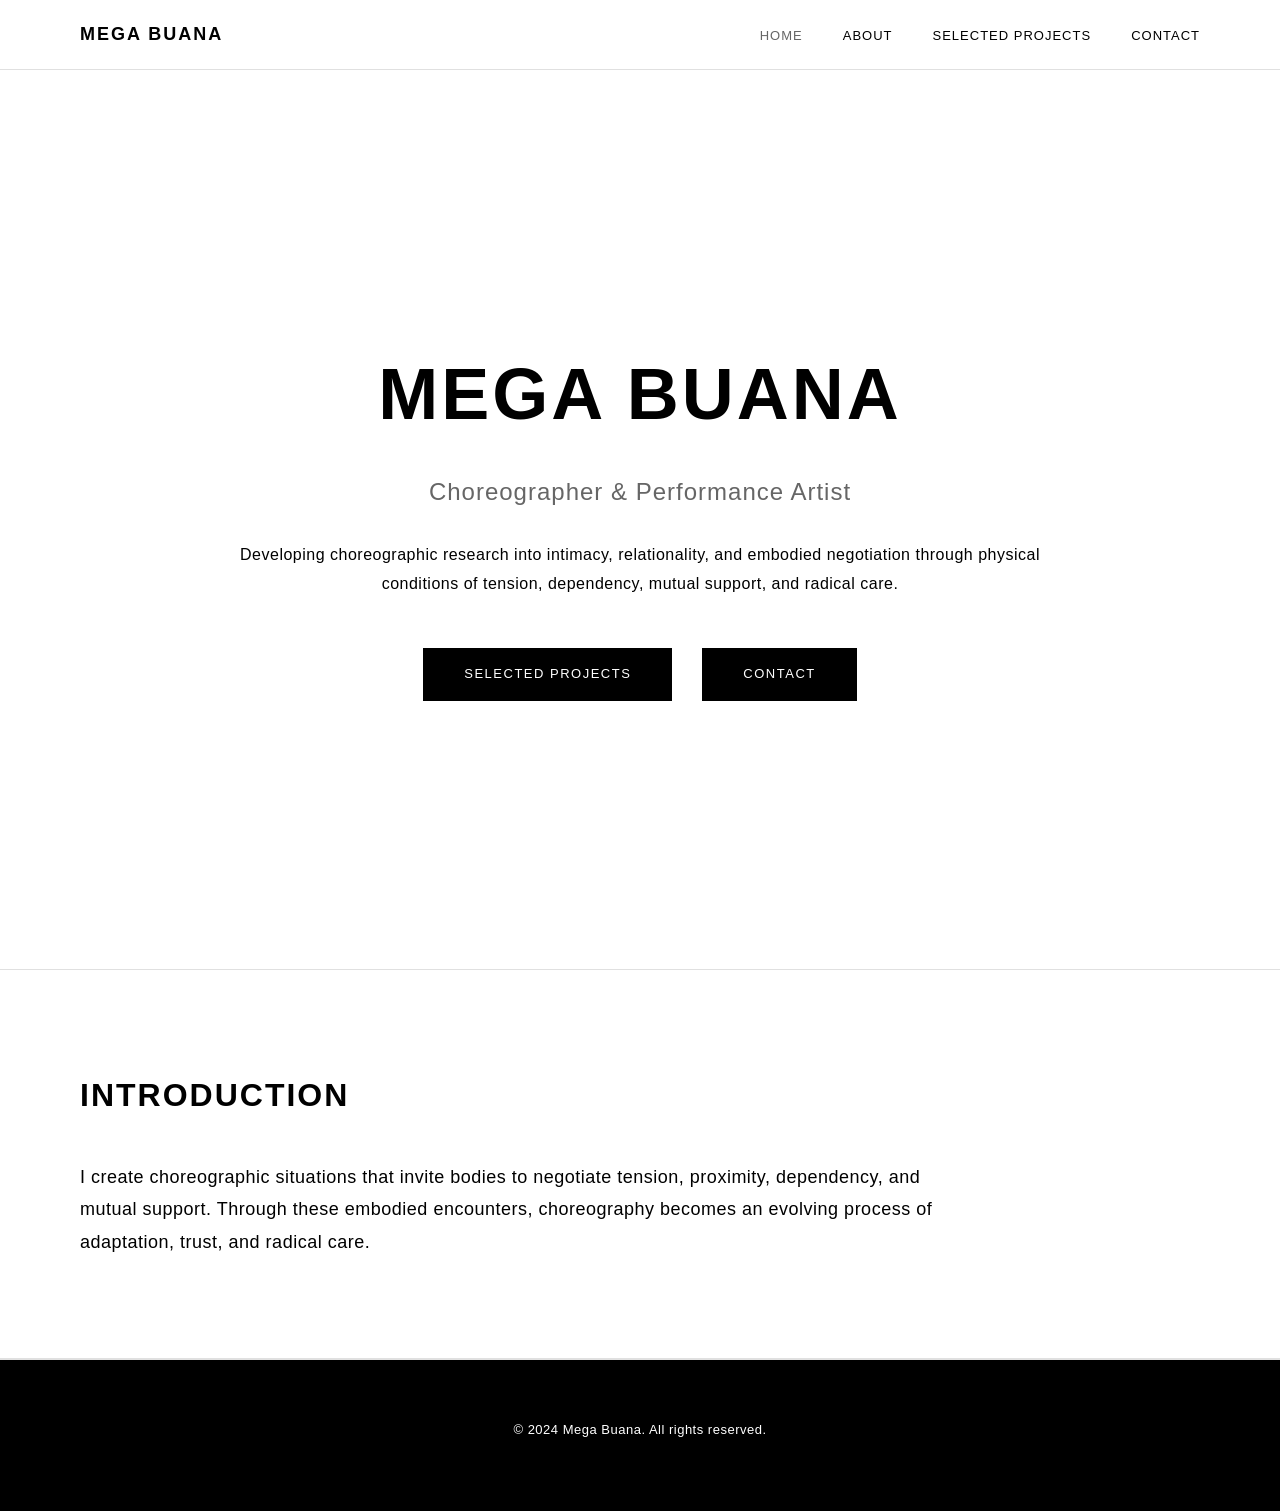
<file: index.html>
<!DOCTYPE html>
<html lang="en">
<head>
    <meta charset="UTF-8">
    <meta name="viewport" content="width=device-width, initial-scale=1.0">
    <title>Mega Buana | Choreographer & Performance Artist</title>
    <link rel="stylesheet" href="styles.css">
</head>
<body>
    <!-- Navigation -->
    <nav class="navbar">
        <div class="nav-container">
            <a href="index.html" class="logo">MEGA BUANA</a>
            <ul class="nav-menu">
                <li><a href="index.html" class="nav-link active">HOME</a></li>
                <li><a href="about.html" class="nav-link">ABOUT</a></li>
                <li><a href="projects.html" class="nav-link">SELECTED PROJECTS</a></li>
                <li><a href="contact.html" class="nav-link">CONTACT</a></li>
            </ul>
        </div>
    </nav>

    <!-- Hero Section -->
    <section class="hero">
        <div class="hero-content">
            <h1>MEGA BUANA</h1>
            <p class="hero-subtitle">Choreographer & Performance Artist</p>
            <p class="hero-description">
                Developing choreographic research into intimacy, relationality, and embodied negotiation through physical conditions of tension, dependency, mutual support, and radical care.
            </p>
            <div class="hero-buttons">
                <a href="projects.html" class="btn btn-primary">Selected Projects</a>
                <a href="contact.html" class="btn btn-primary">Contact</a>
            </div>
        </div>
    </section>

    <!-- Introduction Section -->
    <section class="introduction">
        <div class="container">
            <h2>INTRODUCTION</h2>
            <p>
                I create choreographic situations that invite bodies to negotiate tension, proximity, dependency, and mutual support. Through these embodied encounters, choreography becomes an evolving process of adaptation, trust, and radical care.
            </p>
        </div>
    </section>

    <!-- Footer -->
    <footer class="footer">
        <div class="container">
            <p>&copy; 2024 Mega Buana. All rights reserved.</p>
        </div>
    </footer>
</body>
</html>
</file>
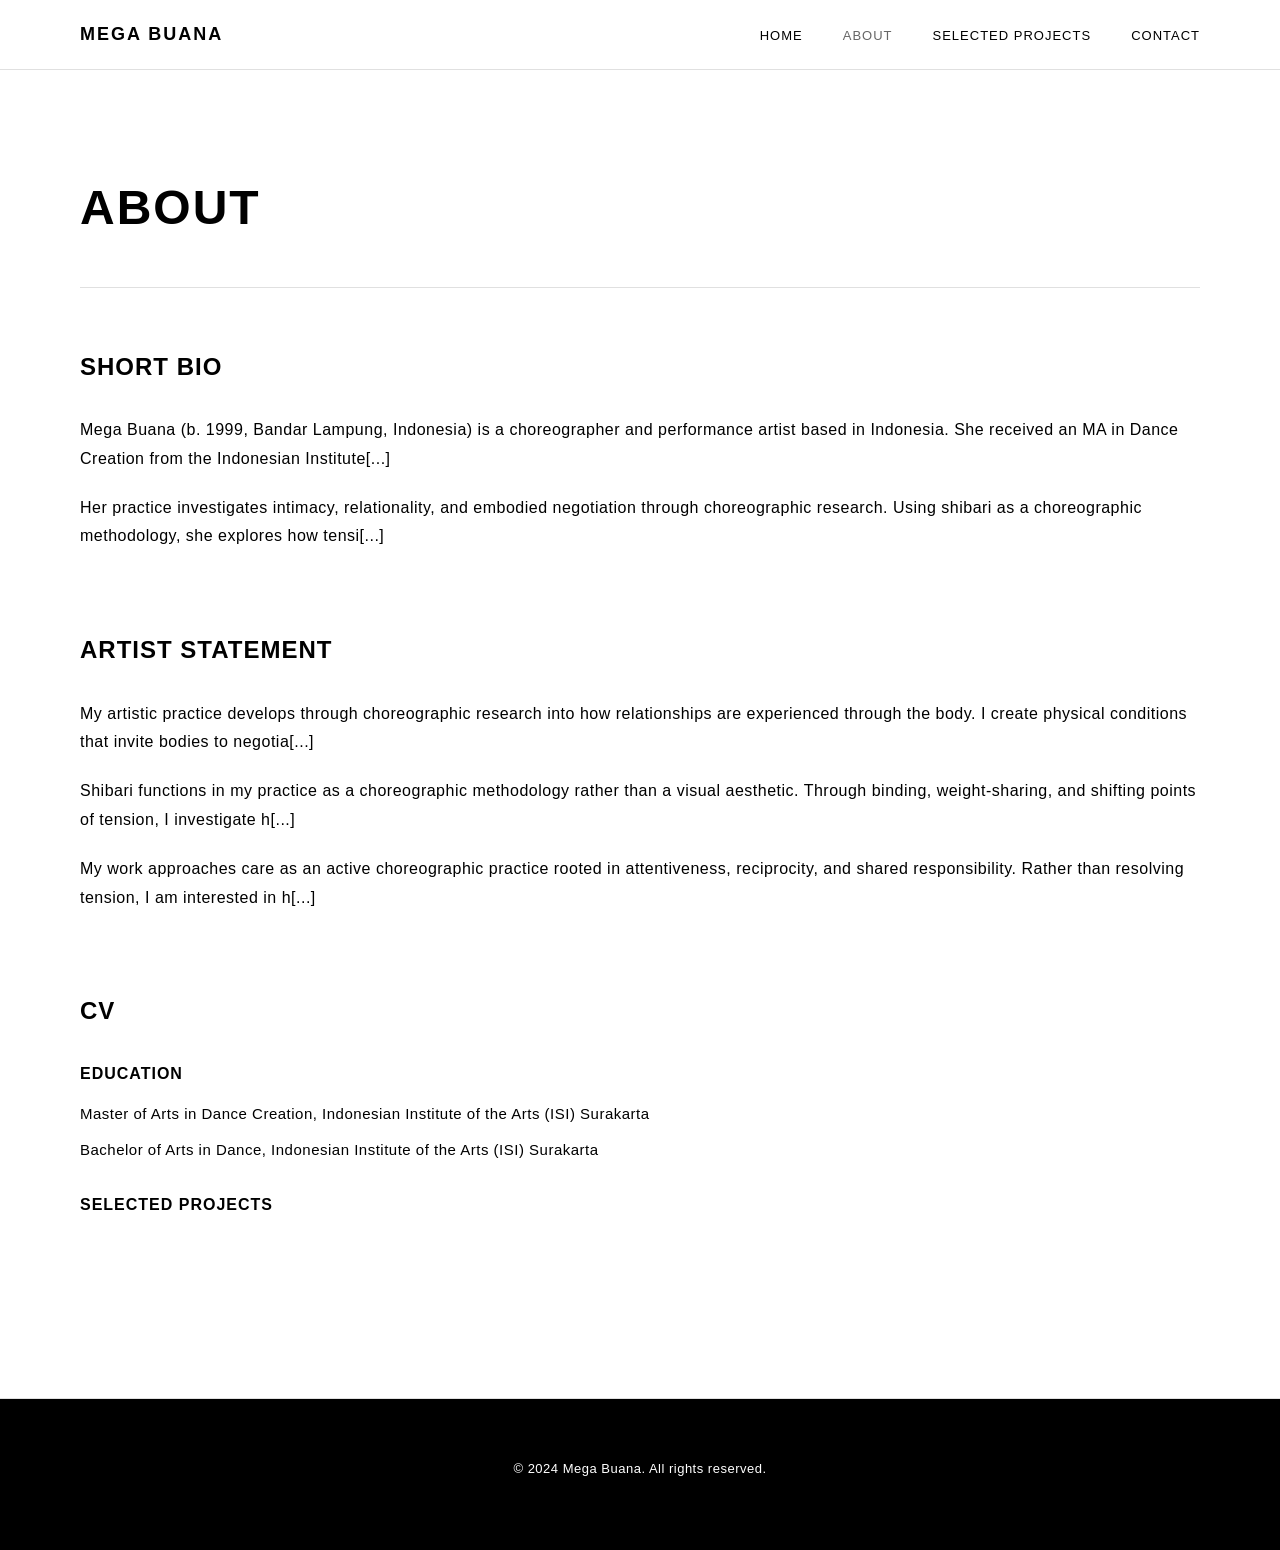
<file: about.html>
<!DOCTYPE html>
<html lang="en">
<head>
    <meta charset="UTF-8">
    <meta name="viewport" content="width=device-width, initial-scale=1.0">
    <title>About | Mega Buana</title>
    <link rel="stylesheet" href="styles.css">
</head>
<body>
    <!-- Navigation -->
    <nav class="navbar">
        <div class="nav-container">
            <a href="index.html" class="logo">MEGA BUANA</a>
            <ul class="nav-menu">
                <li><a href="index.html" class="nav-link">HOME</a></li>
                <li><a href="about.html" class="nav-link active">ABOUT</a></li>
                <li><a href="projects.html" class="nav-link">SELECTED PROJECTS</a></li>
                <li><a href="contact.html" class="nav-link">CONTACT</a></li>
            </ul>
        </div>
    </nav>

    <!-- About Section -->
    <section class="about">
        <div class="container">
            <h1>ABOUT</h1>
            
            <div class="about-content">
                <h2>Short Bio</h2>
                <p>
                    Mega Buana (b. 1999, Bandar Lampung, Indonesia) is a choreographer and performance artist based in Indonesia. She received an MA in Dance Creation from the Indonesian Institute[...]
                </p>
                <p>
                    Her practice investigates intimacy, relationality, and embodied negotiation through choreographic research. Using shibari as a choreographic methodology, she explores how tensi[...]
                </p>
            </div>

            <div class="artist-statement">
                <h2>Artist Statement</h2>
                <p>
                    My artistic practice develops through choreographic research into how relationships are experienced through the body. I create physical conditions that invite bodies to negotia[...]
                </p>
                <p>
                    Shibari functions in my practice as a choreographic methodology rather than a visual aesthetic. Through binding, weight-sharing, and shifting points of tension, I investigate h[...]
                </p>
                <p>
                    My work approaches care as an active choreographic practice rooted in attentiveness, reciprocity, and shared responsibility. Rather than resolving tension, I am interested in h[...]
                </p>
            </div>

            <div class="cv-section">
                <h2>CV</h2>
                <div class="cv-content">
                    <h3>Education</h3>
                    <ul>
                        <li>Master of Arts in Dance Creation, Indonesian Institute of the Arts (ISI) Surakarta</li>
                        <li>Bachelor of Arts in Dance, Indonesian Institute of the Arts (ISI) Surakarta</li>
                    </ul>

                    <h3>Selected Projects</h3>
                    <!-- Add selected projects here -->
                </div>
            </div>
        </div>
    </section>

    <!-- Footer -->
    <footer class="footer">
        <div class="container">
            <p>&copy; 2024 Mega Buana. All rights reserved.</p>
        </div>
    </footer>
</body>
</html>
</file>
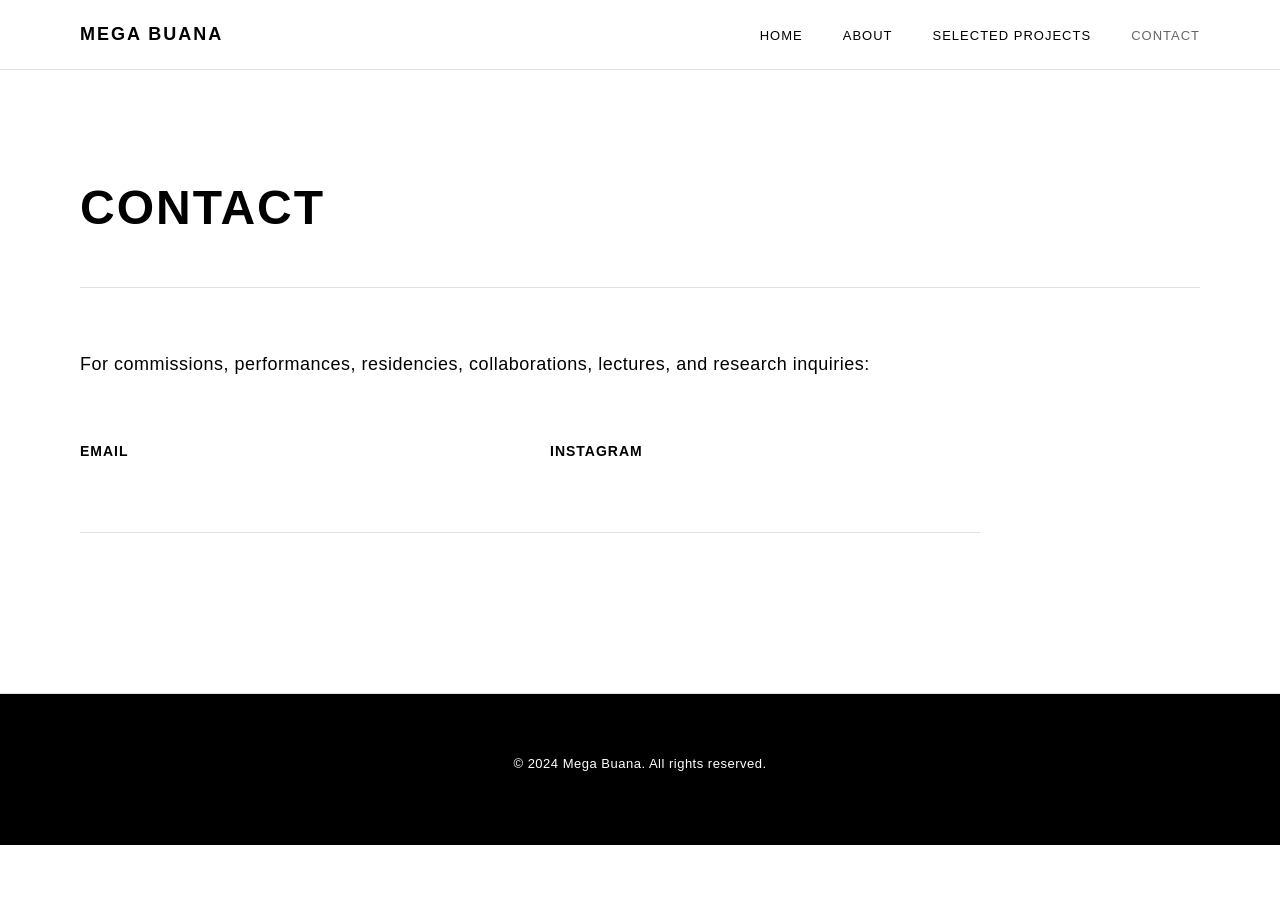
<file: contact.html>
<!DOCTYPE html>
<html lang="en">
<head>
    <meta charset="UTF-8">
    <meta name="viewport" content="width=device-width, initial-scale=1.0">
    <title>Contact | Mega Buana</title>
    <link rel="stylesheet" href="styles.css">
</head>
<body>
    <!-- Navigation -->
    <nav class="navbar">
        <div class="nav-container">
            <a href="index.html" class="logo">MEGA BUANA</a>
            <ul class="nav-menu">
                <li><a href="index.html" class="nav-link">HOME</a></li>
                <li><a href="about.html" class="nav-link">ABOUT</a></li>
                <li><a href="projects.html" class="nav-link">SELECTED PROJECTS</a></li>
                <li><a href="contact.html" class="nav-link active">CONTACT</a></li>
            </ul>
        </div>
    </nav>

    <!-- Contact Section -->
    <section class="contact">
        <div class="container">
            <h1>CONTACT</h1>
            
            <div class="contact-content">
                <div class="contact-text">
                    <p>
                        For commissions, performances, residencies, collaborations, lectures, and research inquiries:
                    </p>
                </div>
                
                <div class="contact-details">
                    <div class="contact-item">
                        <h3>Email</h3>
                    </div>
                    
                    <div class="contact-item">
                        <h3>Instagram</h3>
                    </div>
                </div>
            </div>
        </div>
    </section>

    <!-- Footer -->
    <footer class="footer">
        <div class="container">
            <p>&copy; 2024 Mega Buana. All rights reserved.</p>
        </div>
    </footer>
</body>
</html>
</file>
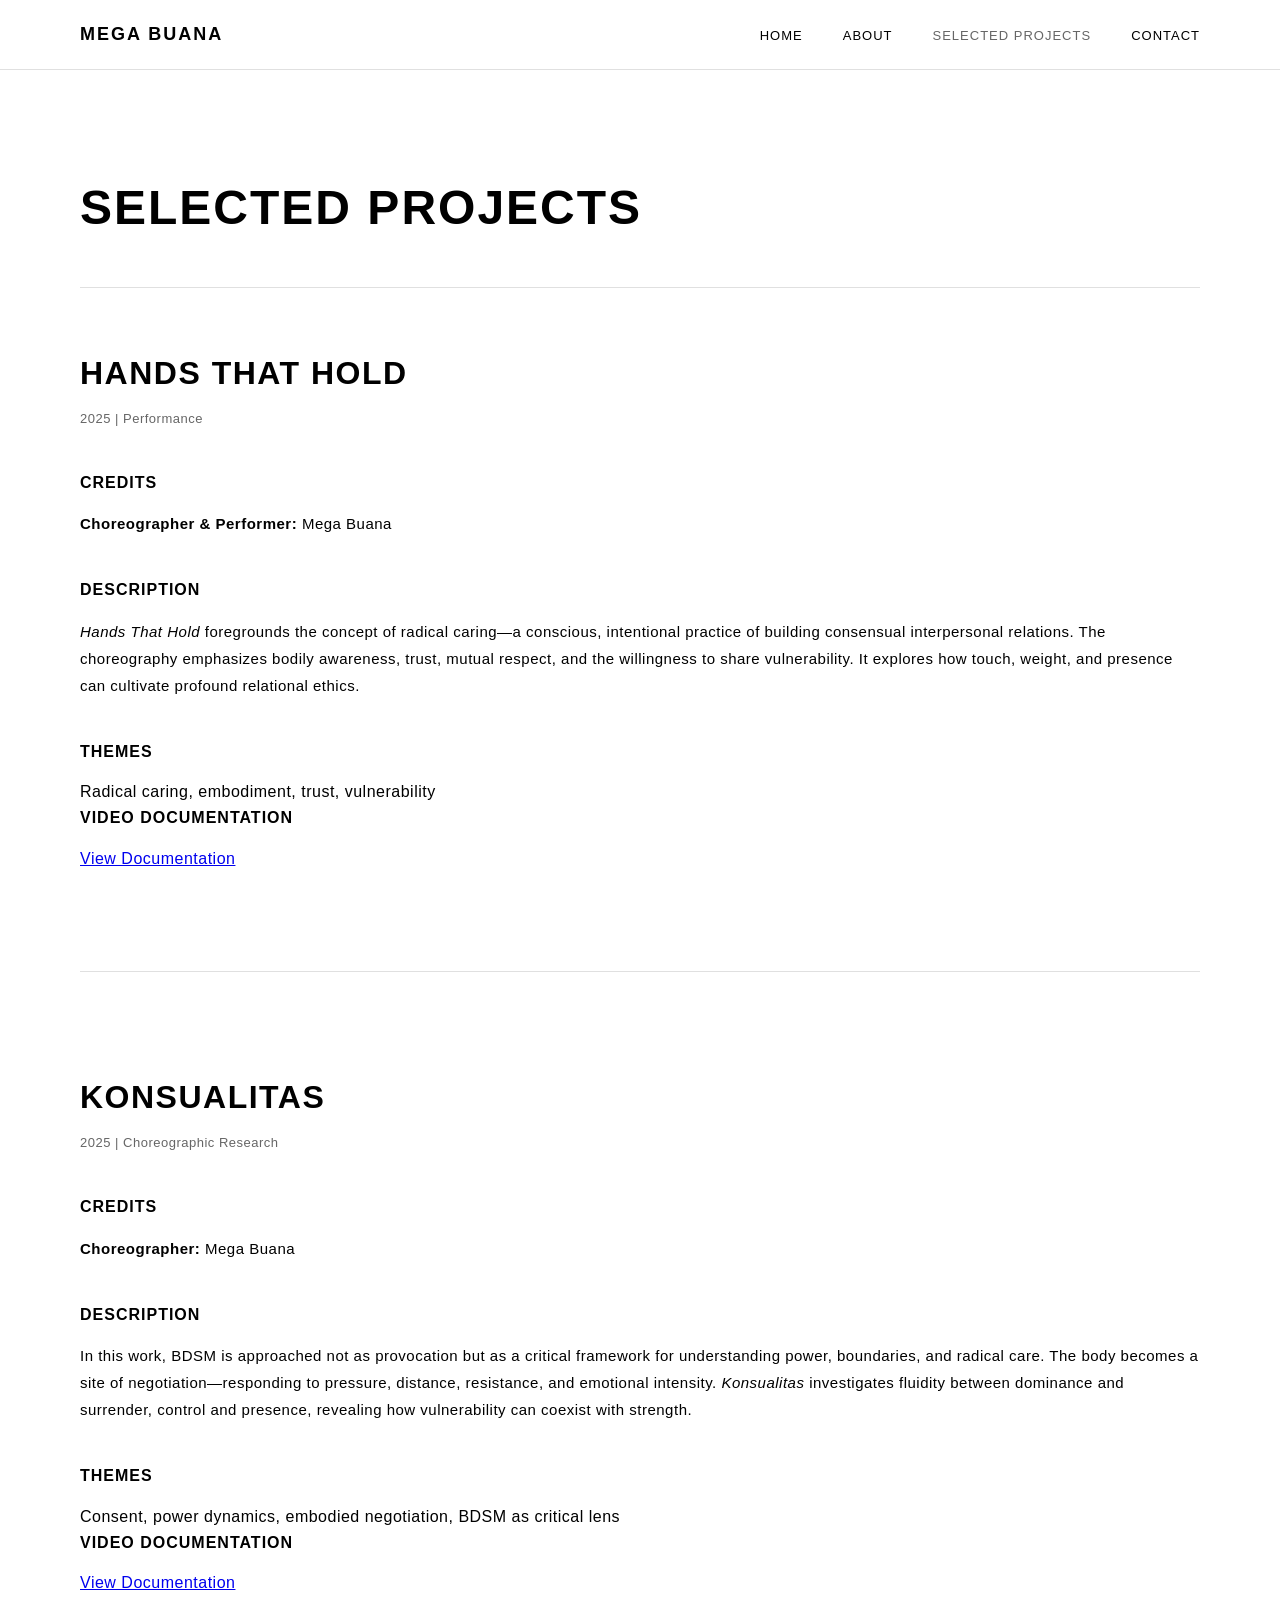
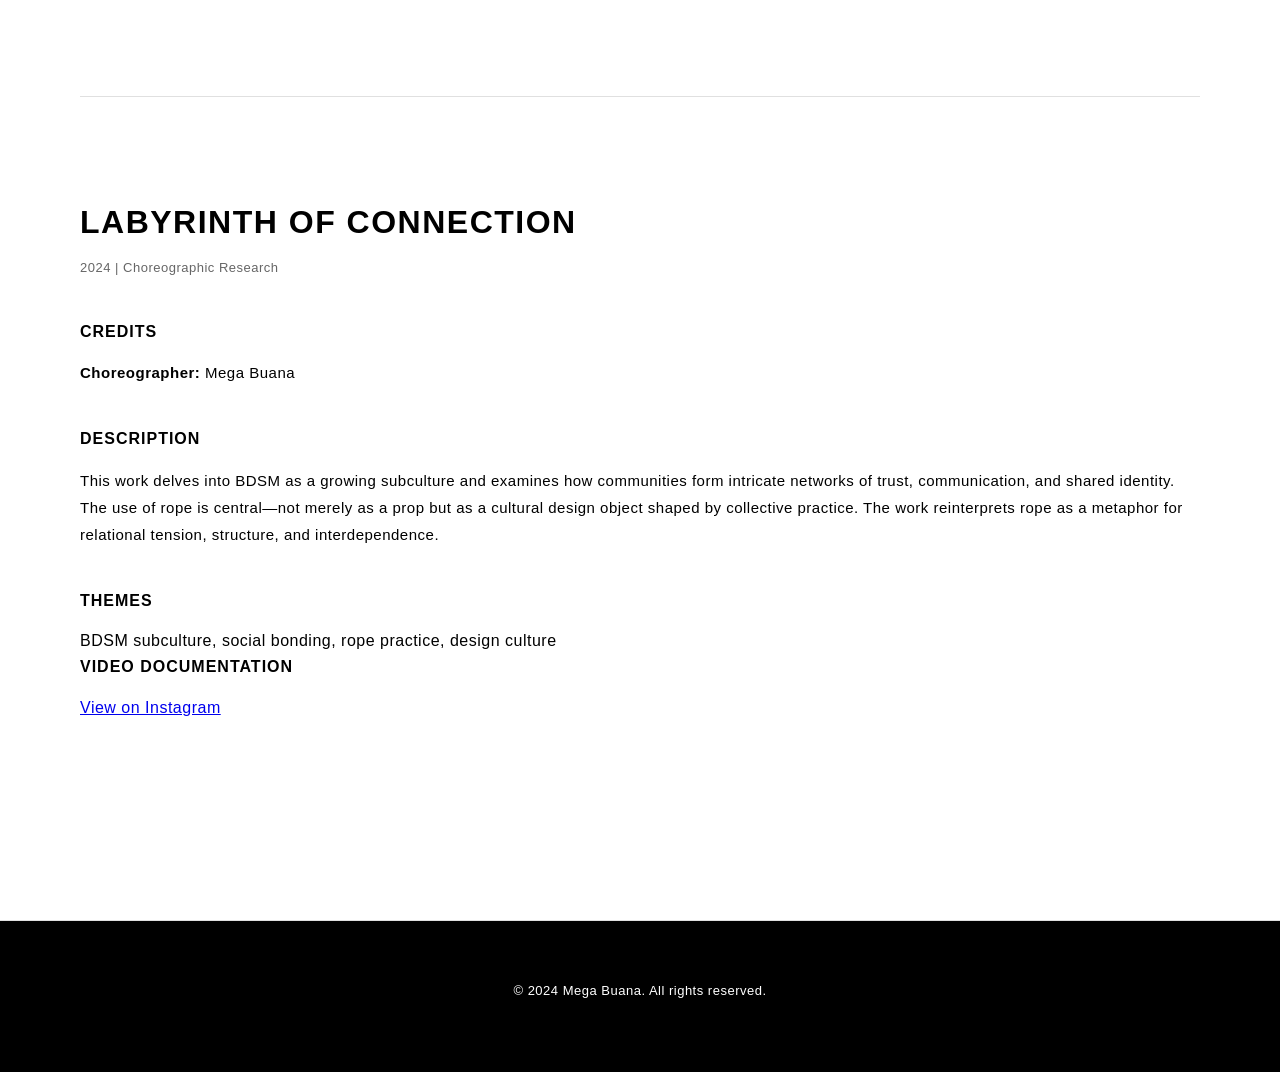
<file: projects.html>
<!DOCTYPE html>
<html lang="en">
<head>
    <meta charset="UTF-8">
    <meta name="viewport" content="width=device-width, initial-scale=1.0">
    <title>Selected Projects | Mega Buana</title>
    <link rel="stylesheet" href="styles.css">
</head>
<body>
    <!-- Navigation -->
    <nav class="navbar">
        <div class="nav-container">
            <a href="index.html" class="logo">MEGA BUANA</a>
            <ul class="nav-menu">
                <li><a href="index.html" class="nav-link">HOME</a></li>
                <li><a href="about.html" class="nav-link">ABOUT</a></li>
                <li><a href="projects.html" class="nav-link active">SELECTED PROJECTS</a></li>
                <li><a href="contact.html" class="nav-link">CONTACT</a></li>
            </ul>
        </div>
    </nav>

    <!-- Projects Section -->
    <section class="projects">
        <div class="container">
            <h1>SELECTED PROJECTS</h1>
            
            <div class="projects-list">
                
                <!-- Project 1: Hands That Hold -->
                <div class="project-full">
                    <div class="project-header">
                        <h2>HANDS THAT HOLD</h2>
                        <p class="project-meta">
                            <span class="year">2025</span> | 
                            <span class="format">Performance</span>
                        </p>
                    </div>
                    
                    <div class="project-credits">
                        <h3>Credits</h3>
                        <ul>
                            <li><strong>Choreographer & Performer:</strong> Mega Buana</li>
                        </ul>
                    </div>
                    
                    <div class="project-description">
                        <h3>Description</h3>
                        <p><em>Hands That Hold</em> foregrounds the concept of radical caring—a conscious, intentional practice of building consensual interpersonal relations. The choreography emphasizes bodily awareness, trust, mutual respect, and the willingness to share vulnerability. It explores how touch, weight, and presence can cultivate profound relational ethics.</p>
                    </div>
                    
                    <div class="project-gallery">
                        <h3>Themes</h3>
                        <p>Radical caring, embodiment, trust, vulnerability</p>
                    </div>
                    
                    <div class="project-video">
                        <h3>Video Documentation</h3>
                        <p><a href="https://drive.google.com/drive/folders/1lByHjZrIRBO0KzbpCUECo_DfKPDAVI0s">View Documentation</a></p>
                    </div>
                </div>

                <!-- Project 2: Konsualitas -->
                <div class="project-full">
                    <div class="project-header">
                        <h2>KONSUALITAS</h2>
                        <p class="project-meta">
                            <span class="year">2025</span> | 
                            <span class="format">Choreographic Research</span>
                        </p>
                    </div>
                    
                    <div class="project-credits">
                        <h3>Credits</h3>
                        <ul>
                            <li><strong>Choreographer:</strong> Mega Buana</li>
                        </ul>
                    </div>
                    
                    <div class="project-description">
                        <h3>Description</h3>
                        <p>In this work, BDSM is approached not as provocation but as a critical framework for understanding power, boundaries, and radical care. The body becomes a site of negotiation—responding to pressure, distance, resistance, and emotional intensity. <em>Konsualitas</em> investigates fluidity between dominance and surrender, control and presence, revealing how vulnerability can coexist with strength.</p>
                    </div>
                    
                    <div class="project-gallery">
                        <h3>Themes</h3>
                        <p>Consent, power dynamics, embodied negotiation, BDSM as critical lens</p>
                    </div>
                    
                    <div class="project-video">
                        <h3>Video Documentation</h3>
                        <p><a href="https://drive.google.com/file/d/1bpZIWl3T6lWQI93H4qCE0STqiVpmN9k9/view?usp=drivesdk">View Documentation</a></p>
                    </div>
                </div>

                <!-- Project 3: Labyrinth of Connection -->
                <div class="project-full">
                    <div class="project-header">
                        <h2>LABYRINTH OF CONNECTION</h2>
                        <p class="project-meta">
                            <span class="year">2024</span> | 
                            <span class="format">Choreographic Research</span>
                        </p>
                    </div>
                    
                    <div class="project-credits">
                        <h3>Credits</h3>
                        <ul>
                            <li><strong>Choreographer:</strong> Mega Buana</li>
                        </ul>
                    </div>
                    
                    <div class="project-description">
                        <h3>Description</h3>
                        <p>This work delves into BDSM as a growing subculture and examines how communities form intricate networks of trust, communication, and shared identity. The use of rope is central—not merely as a prop but as a cultural design object shaped by collective practice. The work reinterprets rope as a metaphor for relational tension, structure, and interdependence.</p>
                    </div>
                    
                    <div class="project-gallery">
                        <h3>Themes</h3>
                        <p>BDSM subculture, social bonding, rope practice, design culture</p>
                    </div>
                    
                    <div class="project-video">
                        <h3>Video Documentation</h3>
                        <p><a href="https://www.instagram.com/reel/DEh4B-cyFPL/?igsh=czZnOWJ2Z212ZXpm">View on Instagram</a></p>
                    </div>
                </div>

            </div>
        </div>
    </section>

    <!-- Footer -->
    <footer class="footer">
        <div class="container">
            <p>&copy; 2024 Mega Buana. All rights reserved.</p>
        </div>
    </footer>
</body>
</html>
</file>
<file: styles.css>
/* ===== GLOBAL STYLES ===== */
* {
    margin: 0;
    padding: 0;
    box-sizing: border-box;
}

:root {
    --primary-color: #000000;
    --secondary-color: #ffffff;
    --accent-color: #666666;
    --border-color: #e0e0e0;
    --font-family: 'Segoe UI', Tahoma, Geneva, Verdana, sans-serif;
    --font-serif: 'Georgia', 'Times New Roman', serif;
}

html {
    scroll-behavior: smooth;
}

body {
    font-family: var(--font-family);
    color: var(--primary-color);
    background-color: var(--secondary-color);
    line-height: 1.6;
    letter-spacing: 0.5px;
}

.container {
    max-width: 1200px;
    margin: 0 auto;
    padding: 0 40px;
}

/* ===== NAVIGATION ===== */
.navbar {
    position: sticky;
    top: 0;
    background-color: var(--secondary-color);
    border-bottom: 1px solid var(--border-color);
    z-index: 100;
}

.nav-container {
    max-width: 1200px;
    margin: 0 auto;
    padding: 20px 40px;
    display: flex;
    justify-content: space-between;
    align-items: center;
}

.logo {
    font-size: 18px;
    font-weight: 700;
    letter-spacing: 2px;
    text-decoration: none;
    color: var(--primary-color);
}

.nav-menu {
    display: flex;
    list-style: none;
    gap: 40px;
}

.nav-link {
    text-decoration: none;
    color: var(--primary-color);
    font-size: 13px;
    letter-spacing: 1px;
    text-transform: uppercase;
    transition: color 0.3s ease;
    position: relative;
}

.nav-link:hover,
.nav-link.active {
    color: var(--accent-color);
}

/* ===== HERO SECTION ===== */
.hero {
    height: 100vh;
    display: flex;
    align-items: center;
    justify-content: center;
    text-align: center;
    border-bottom: 1px solid var(--border-color);
    background-color: var(--secondary-color);
}

.hero-content {
    max-width: 900px;
    padding: 60px 40px;
}

.hero-content h1 {
    font-size: 72px;
    font-weight: 700;
    letter-spacing: 3px;
    margin-bottom: 20px;
    text-transform: uppercase;
}

.hero-subtitle {
    font-size: 24px;
    font-weight: 300;
    letter-spacing: 1px;
    margin-bottom: 30px;
    color: var(--accent-color);
}

.hero-description {
    font-size: 16px;
    line-height: 1.8;
    margin-bottom: 50px;
    color: var(--primary-color);
    max-width: 800px;
    margin-left: auto;
    margin-right: auto;
}

.hero-buttons {
    display: flex;
    justify-content: center;
    gap: 30px;
    flex-wrap: wrap;
}

/* ===== BUTTONS ===== */
.btn {
    padding: 15px 40px;
    font-size: 13px;
    letter-spacing: 1.5px;
    text-transform: uppercase;
    text-decoration: none;
    cursor: pointer;
    border: none;
    transition: all 0.3s ease;
    display: inline-block;
}

.btn-primary {
    background-color: var(--primary-color);
    color: var(--secondary-color);
    border: 1px solid var(--primary-color);
}

.btn-primary:hover {
    background-color: var(--secondary-color);
    color: var(--primary-color);
}

.btn-secondary {
    background-color: var(--secondary-color);
    color: var(--primary-color);
    border: 1px solid var(--primary-color);
}

.btn-secondary:hover {
    background-color: var(--primary-color);
    color: var(--secondary-color);
}

/* ===== INTRODUCTION SECTION ===== */
.introduction {
    padding: 100px 0;
    border-bottom: 1px solid var(--border-color);
}

.introduction h2 {
    font-size: 32px;
    font-weight: 700;
    letter-spacing: 2px;
    text-transform: uppercase;
    margin-bottom: 40px;
}

.introduction p {
    font-size: 18px;
    line-height: 1.8;
    max-width: 900px;
    color: var(--primary-color);
}

/* ===== PROJECTS PREVIEW ===== */
.projects-preview {
    padding: 100px 0;
    border-bottom: 1px solid var(--border-color);
}

.projects-preview h2 {
    font-size: 32px;
    font-weight: 700;
    letter-spacing: 2px;
    text-transform: uppercase;
    margin-bottom: 10px;
}

.section-subtitle {
    font-size: 14px;
    color: var(--accent-color);
    margin-bottom: 50px;
    letter-spacing: 0.5px;
}

.projects-grid {
    display: grid;
    grid-template-columns: repeat(auto-fit, minmax(300px, 1fr));
    gap: 40px;
    margin-bottom: 50px;
}

.project-card {
    text-decoration: none;
    color: var(--primary-color);
    transition: all 0.3s ease;
}

.project-card:hover {
    opacity: 0.7;
}

.project-image {
    width: 100%;
    aspect-ratio: 1;
    background-color: var(--border-color);
    margin-bottom: 20px;
}

.project-info h3 {
    font-size: 18px;
    font-weight: 600;
    margin-bottom: 10px;
    text-transform: uppercase;
    letter-spacing: 1px;
}

.project-year,
.project-type {
    font-size: 13px;
    color: var(--accent-color);
    letter-spacing: 0.5px;
}

/* ===== ABOUT SECTION ===== */
.about {
    padding: 100px 0;
}

.about h1 {
    font-size: 48px;
    font-weight: 700;
    letter-spacing: 2px;
    text-transform: uppercase;
    margin-bottom: 60px;
    border-bottom: 1px solid var(--border-color);
    padding-bottom: 40px;
}

.about-content,
.artist-statement,
.cv-section {
    margin-bottom: 80px;
}

.about-content h2,
.artist-statement h2,
.cv-section h2 {
    font-size: 24px;
    font-weight: 600;
    letter-spacing: 1px;
    text-transform: uppercase;
    margin-bottom: 30px;
}

.about-content p,
.artist-statement p {
    font-size: 16px;
    line-height: 1.8;
    margin-bottom: 20px;
    color: var(--primary-color);
}

.cv-content h3 {
    font-size: 16px;
    font-weight: 600;
    text-transform: uppercase;
    margin-top: 30px;
    margin-bottom: 15px;
    letter-spacing: 1px;
}

.cv-content ul {
    list-style: none;
    padding-left: 0;
}

.cv-content li {
    font-size: 15px;
    line-height: 1.7;
    margin-bottom: 10px;
}

.cv-content p {
    font-size: 15px;
    line-height: 1.7;
    margin-bottom: 10px;
}

/* ===== PROJECTS PAGE ===== */
.projects {
    padding: 100px 0;
}

.projects h1 {
    font-size: 48px;
    font-weight: 700;
    letter-spacing: 2px;
    text-transform: uppercase;
    margin-bottom: 60px;
    border-bottom: 1px solid var(--border-color);
    padding-bottom: 40px;
}

.projects-list {
    display: flex;
    flex-direction: column;
    gap: 100px;
}

.project-full {
    padding-bottom: 60px;
    border-bottom: 1px solid var(--border-color);
}

.project-full:last-child {
    border-bottom: none;
}

.project-header h2 {
    font-size: 32px;
    font-weight: 600;
    letter-spacing: 1.5px;
    text-transform: uppercase;
    margin-bottom: 10px;
}

.project-meta {
    font-size: 13px;
    color: var(--accent-color);
    letter-spacing: 0.5px;
    margin-bottom: 40px;
}

.project-credits h3,
.project-description h3,
.project-gallery h3,
.project-video h3 {
    font-size: 16px;
    font-weight: 600;
    text-transform: uppercase;
    margin-bottom: 15px;
    letter-spacing: 1px;
}

.project-credits {
    margin-bottom: 40px;
}

.project-credits ul {
    list-style: none;
}

.project-credits li {
    font-size: 15px;
    line-height: 1.8;
    margin-bottom: 8px;
}

.project-description {
    margin-bottom: 40px;
}

.project-description p {
    font-size: 15px;
    line-height: 1.8;
}

.gallery-grid {
    display: grid;
    grid-template-columns: repeat(auto-fit, minmax(250px, 1fr));
    gap: 20px;
    margin-bottom: 20px;
}

.gallery-item {
    width: 100%;
    aspect-ratio: 1;
    background-color: var(--border-color);
    display: flex;
    align-items: center;
    justify-content: center;
}

.gallery-note {
    font-size: 13px;
    color: var(--accent-color);
    margin-bottom: 40px;
}

.project-video {
    margin-bottom: 40px;
}

.video-placeholder {
    width: 100%;
    aspect-ratio: 16 / 9;
    background-color: var(--border-color);
    display: flex;
    align-items: center;
    justify-content: center;
    color: var(--accent-color);
    font-size: 14px;
}

/* ===== CONTACT SECTION ===== */
.contact {
    padding: 100px 0;
}

.contact h1 {
    font-size: 48px;
    font-weight: 700;
    letter-spacing: 2px;
    text-transform: uppercase;
    margin-bottom: 60px;
    border-bottom: 1px solid var(--border-color);
    padding-bottom: 40px;
}

.contact-content {
    max-width: 900px;
}

.contact-text {
    font-size: 18px;
    line-height: 1.8;
    margin-bottom: 60px;
}

.contact-details {
    display: grid;
    grid-template-columns: repeat(auto-fit, minmax(200px, 1fr));
    gap: 40px;
    margin-bottom: 60px;
    padding-bottom: 60px;
    border-bottom: 1px solid var(--border-color);
}

.contact-item h3 {
    font-size: 14px;
    font-weight: 600;
    text-transform: uppercase;
    letter-spacing: 1px;
    margin-bottom: 10px;
}

.contact-item a {
    color: var(--primary-color);
    text-decoration: none;
    font-size: 15px;
    transition: color 0.3s ease;
}

.contact-item a:hover {
    color: var(--accent-color);
}

.contact-form h3 {
    font-size: 20px;
    font-weight: 600;
    text-transform: uppercase;
    letter-spacing: 1px;
    margin-bottom: 30px;
}

.form-group {
    margin-bottom: 25px;
}

.form-group label {
    display: block;
    font-size: 13px;
    font-weight: 600;
    text-transform: uppercase;
    letter-spacing: 1px;
    margin-bottom: 8px;
}

.form-group input,
.form-group textarea,
.form-group select {
    width: 100%;
    padding: 12px 15px;
    font-size: 14px;
    border: 1px solid var(--border-color);
    font-family: var(--font-family);
    transition: border-color 0.3s ease;
    background-color: var(--secondary-color);
    color: var(--primary-color);
}

.form-group input:focus,
.form-group textarea:focus,
.form-group select:focus {
    outline: none;
    border-color: var(--primary-color);
}

.form-note {
    font-size: 13px;
    color: var(--accent-color);
    margin-top: 20px;
}

/* ===== PLACEHOLDER ===== */
.placeholder {
    background-color: #f5f5f5;
    border: 1px solid var(--border-color);
    display: flex;
    align-items: center;
    justify-content: center;
    color: var(--accent-color);
    font-size: 13px;
}

/* ===== FOOTER ===== */
.footer {
    background-color: var(--primary-color);
    color: var(--secondary-color);
    padding: 60px 0;
    text-align: center;
    border-top: 1px solid var(--border-color);
}

.footer p {
    font-size: 13px;
    letter-spacing: 0.5px;
    margin-bottom: 10px;
}

.footer a {
    color: var(--secondary-color);
    text-decoration: none;
    transition: opacity 0.3s ease;
}

.footer a:hover {
    opacity: 0.7;
}

/* ===== RESPONSIVE DESIGN ===== */
@media (max-width: 768px) {
    .container {
        padding: 0 20px;
    }

    .nav-container {
        padding: 15px 20px;
    }

    .nav-menu {
        gap: 20px;
    }

    .nav-link {
        font-size: 11px;
    }

    .hero-content h1 {
        font-size: 48px;
    }

    .hero-subtitle {
        font-size: 18px;
    }

    .hero-description {
        font-size: 14px;
    }

    .hero-buttons {
        gap: 15px;
    }

    .btn {
        padding: 12px 30px;
        font-size: 11px;
    }

    .introduction h2,
    .projects-preview h2 {
        font-size: 24px;
    }

    .introduction p {
        font-size: 16px;
    }

    .projects-grid {
        grid-template-columns: 1fr;
        gap: 30px;
    }

    .about h1,
    .projects h1,
    .contact h1 {
        font-size: 36px;
    }

    .project-header h2 {
        font-size: 24px;
    }

    .contact-details {
        grid-template-columns: 1fr;
    }
}

@media (max-width: 480px) {
    .hero-content h1 {
        font-size: 36px;
        letter-spacing: 2px;
    }

    .hero-subtitle {
        font-size: 16px;
    }

    .hero-buttons {
        flex-direction: column;
        gap: 15px;
    }

    .btn {
        width: 100%;
        text-align: center;
    }

    .nav-menu {
        gap: 15px;
        flex-wrap: wrap;
    }
}
</file>
